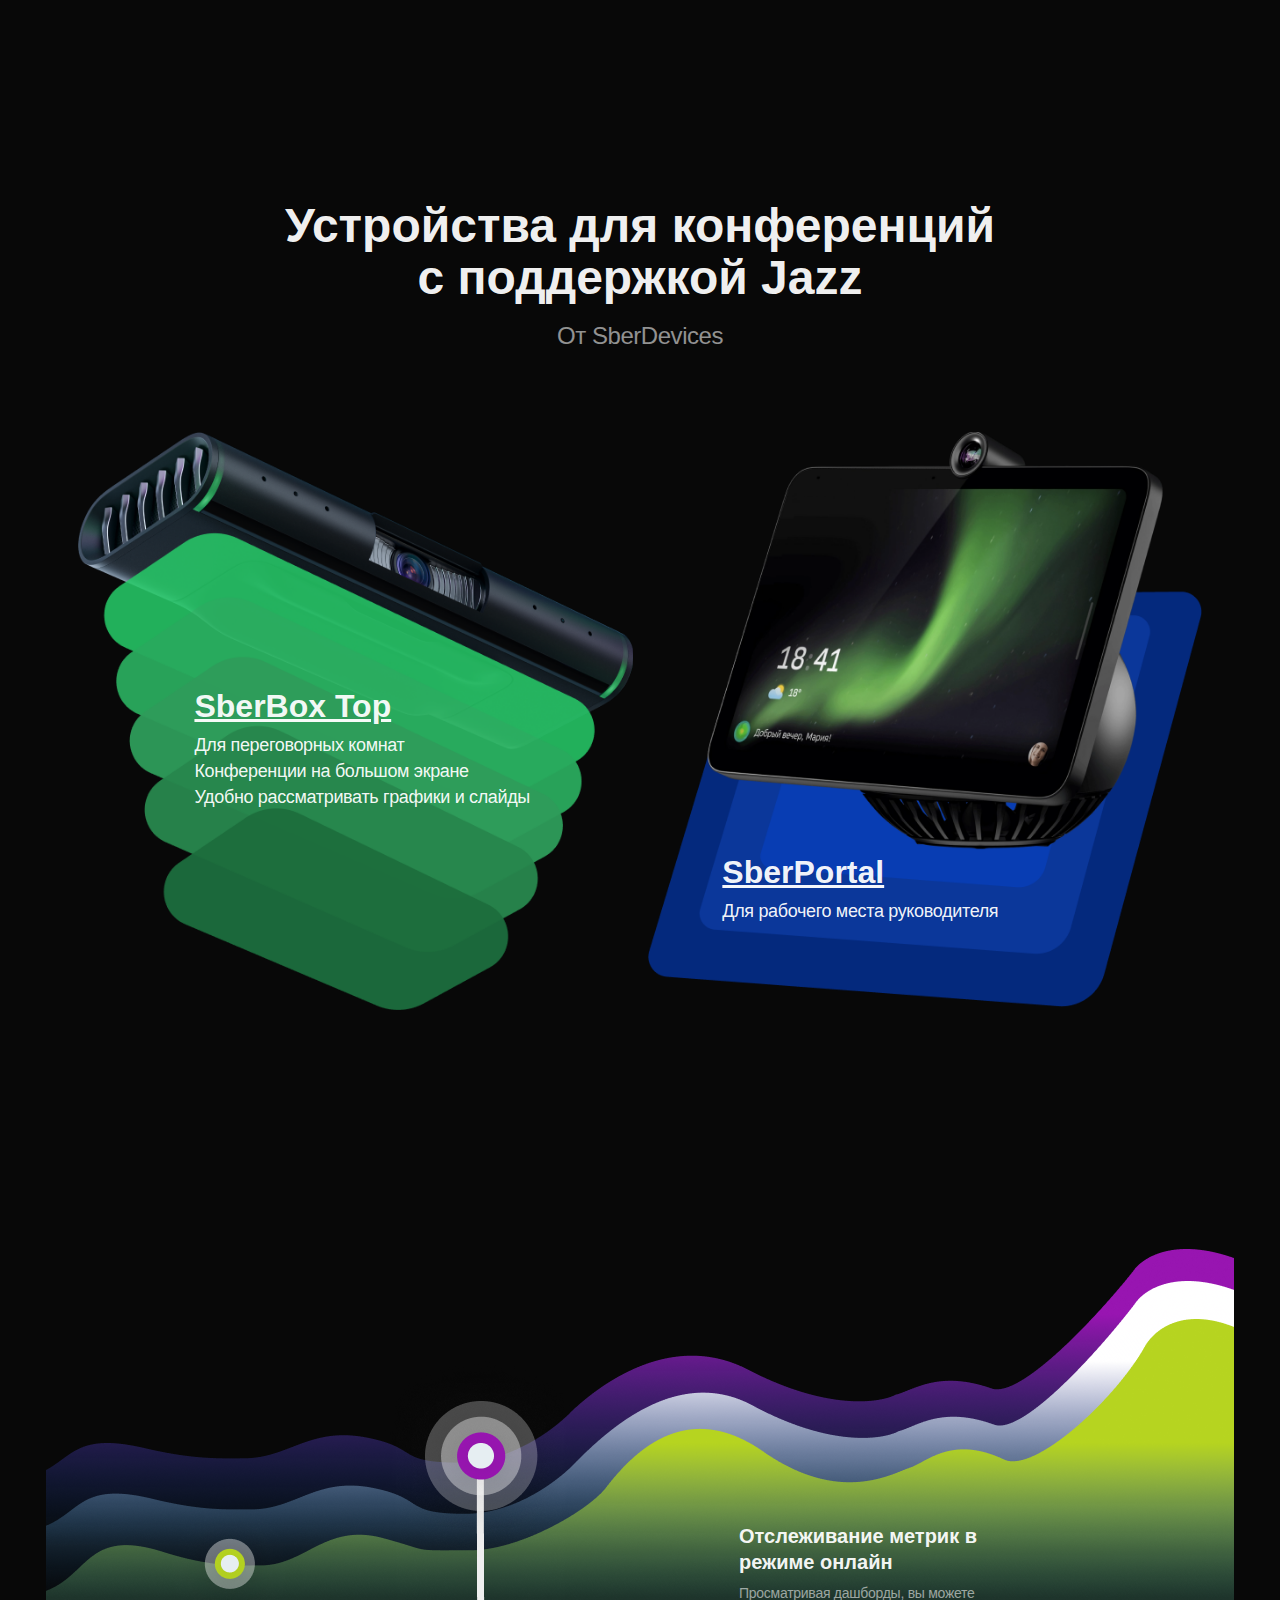
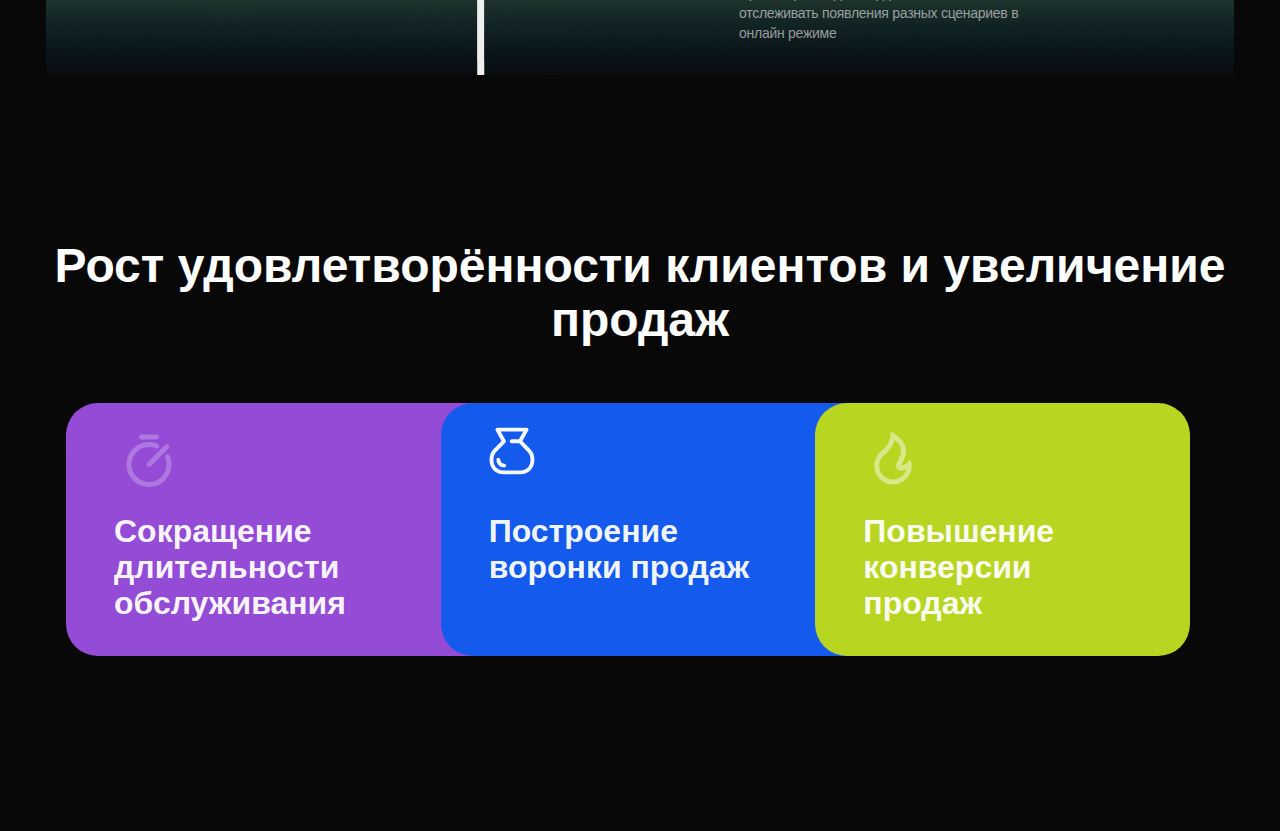
<file: index.html>
<!DOCTYPE html>
<html lang="ru">
  <head>
    <meta charset="UTF-8" />
    <meta http-equiv="X-UA-Compatible" content="IE=edge" />
    <meta name="viewport" content="width=device-width, initial-scale=1.0" />
    <title>Тестовое задание по верстке</title>
    <link href="./pages/index.css" rel="stylesheet" />
    <link href="./fonts/fonts.css"/>
  </head>
  <body class="page">
    <div class="page__container">
      <div class="page__text">
      <h1 class="page__title">Устройства для конференций с поддержкой Jazz</h1>
      <p class="page__subtitle">От SberDevices</p>
    </div>
        <section class="sber__tech">
          <div class="sber__box">
            <div class="sber__box-text">
            <h2 class="sber__tech-title">
              SberBox Top
            </h2>
            <p class="sber__tech-subtitle">
              Для переговорных комнат <br />
              Конференции на большом экране <br />
              Удобно рассматривать графики и слайды 
            </p>
          </div>
        </div>
          <div class="sber__portal">
            <div class="sber__portal-text">
            <h2 class="sber__tech-title">
              SberPortal
            </h2>
            <p class="sber__tech-subtitle">
              Для рабочего места руководителя
            </p>
          </div></div>
          </section>
          <section class="metrica">
            <div class="metrica__text">
              <h3 class="metrica__title">
                Отслеживание метрик в режиме онлайн 
              </h3>
              <p class="metrica__subtitle">
                Просматривая дашборды, вы можете отслеживать появления разных сценариев в онлайн режиме 
              </p>
            </div>
          </section>
          <section class="info">
            <h2 class="info__title">Рост удовлетворённости клиентов и увеличение продаж</h2>
            <div class="info__cards">
              <div class="info__card purple">
                <p class="card__title">
                  Сокращение длительности обслуживания
                </p>
              </div>
              <div class="info__card blue">
                <p class="card__title">
                  Построение воронки продаж
                </p>
              </div>
              <div class="info__card yelow">
                <p class="card__title">
                  Повышение конверсии продаж
                </p>
              </div>
            </div>
          </section>
  </body>
</html>
</file>
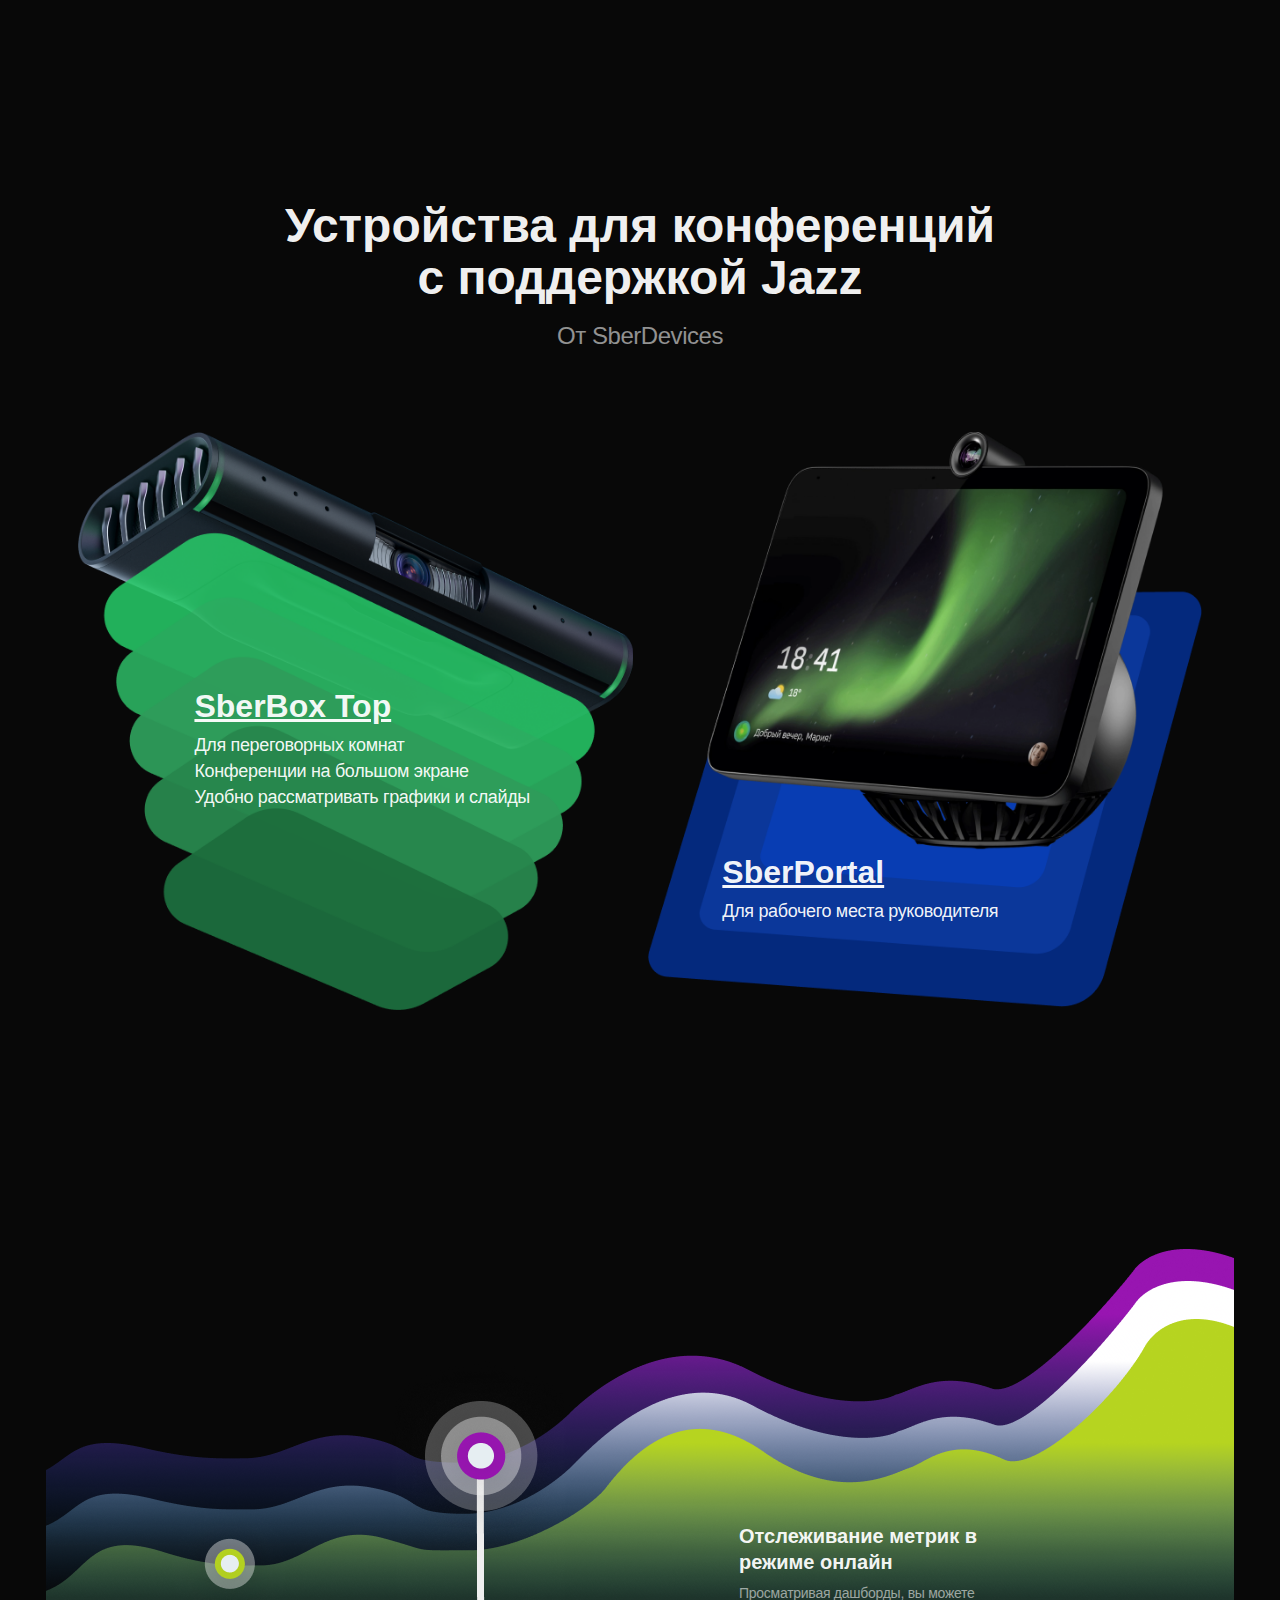
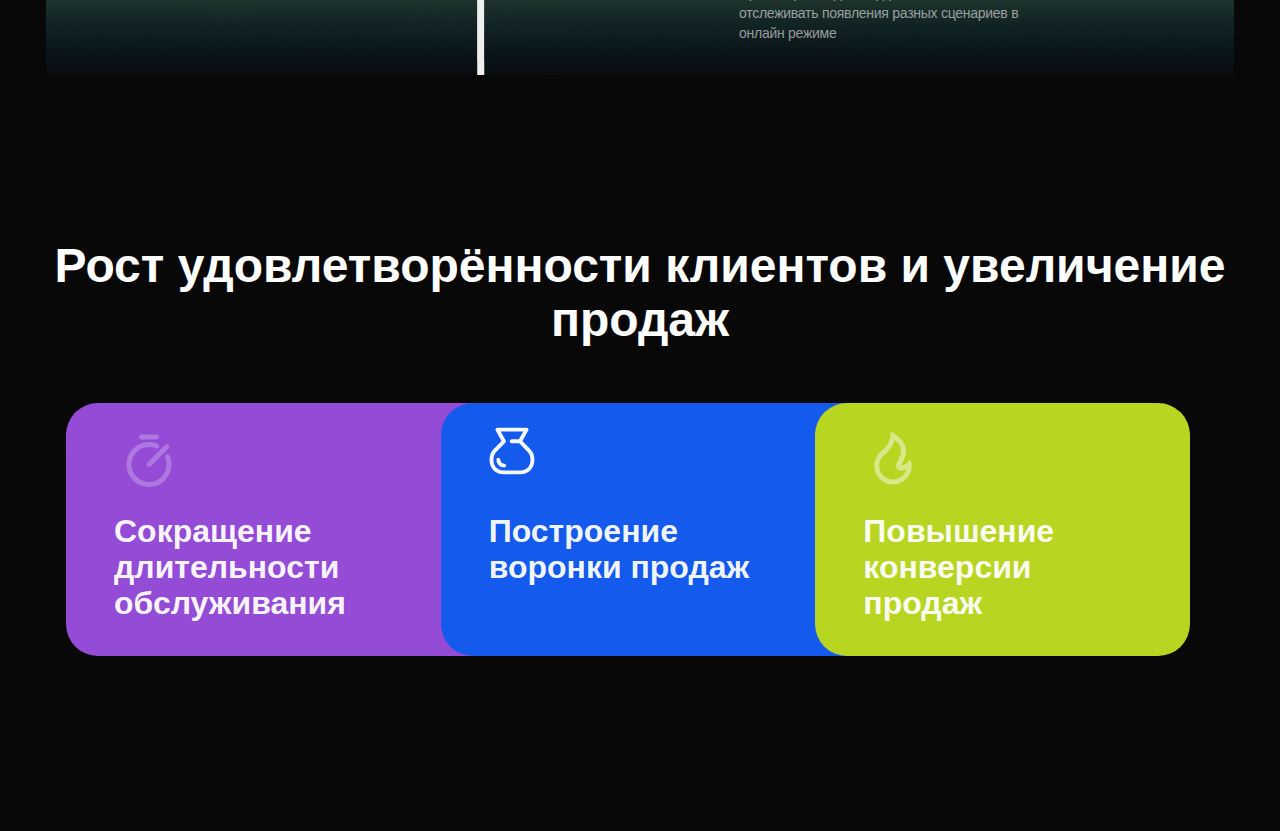
<file: pages/index.html>
<!DOCTYPE html>
<html lang="ru">
  <head>
    <meta charset="UTF-8" />
    <meta http-equiv="X-UA-Compatible" content="IE=edge" />
    <meta name="viewport" content="width=device-width, initial-scale=1.0" />
    <title>Тестовое задание по верстке</title>
    <link href="./index.css" rel="stylesheet" />
  </head>
  <body class="page">
    <div class="page__container">
      <div class="page__text">
      <h1 class="page__title">Устройства для конференций с поддержкой Jazz</h1>
      <p class="page__subtitle">От SberDevices</p>
    </div>
        <section class="sber__tech">
          <div class="sber__box">
            <div class="sber__box-text">
            <h2 class="sber__tech-title">
              SberBox Top
            </h2>
            <p class="sber__tech-subtitle">
              Для переговорных комнат <br />
              Конференции на большом экране <br />
              Удобно рассматривать графики и слайды 
            </p>
          </div>
        </div>
          <div class="sber__portal">
            <div class="sber__portal-text">
            <h2 class="sber__tech-title">
              SberPortal
            </h2>
            <p class="sber__tech-subtitle">
              Для рабочего места руководителя
            </p>
          </div></div>
          </section>
          <section class="metrica">
            <div class="metrica__text">
              <h3 class="metrica__title">
                Отслеживание метрик в режиме онлайн 
              </h3>
              <p class="metrica__subtitle">
                Просматривая дашборды, вы можете отслеживать появления разных сценариев в онлайн режиме 
              </p>
            </div>
          </section>
          <section class="info">
            <h2 class="info__title">Рост удовлетворённости клиентов и увеличение продаж</h2>
            <div class="info__cards">
              <div class="info__card purple">
                <p class="card__title">
                  Сокращение длительности обслуживания
                </p>
              </div>
              <div class="info__card blue">
                <p class="card__title">
                  Построение воронки продаж
                </p>
              </div>
              <div class="info__card yelow">
                <p class="card__title">
                  Повышение конверсии продаж
                </p>
              </div>
            </div>
          </section>
  </body>
</html>
</file>
<file: pages/index.css>
.page {
  font-family: "SB Sans Text", "SB Sans Display", Arial, sans-serif;
  background-color: #080808;
  max-width: 1440px;
  margin: 0 auto;
}

.page__text {
  max-width: 848px;
  text-align: center;
  margin: 200px auto 80px;
}

.page__subtitle {
  font-weight: 400;
  font-size: 24px;
  line-height: 32px;
  letter-spacing: -0.019em;
  color: rgba(255, 255, 255, 0.56);
  margin: 0;
  padding-top: 16px;
}

.page__title {
  font-style: normal;
  font-weight: 600;
  font-size: 48px;
  line-height: 52px;
  color: rgba(255, 255, 255, 0.96);
  margin: 0;
}

.sber__tech {
  display: grid;
  height: auto;
  grid-auto-flow: dense;
  grid-auto-rows: minmax(357px, 656px);
  grid-template-columns: repeat(12, 1fr);
  gap: 15px;
  margin: 0 78px;
  color: rgba(255, 255, 255, 0.96);
}

.sber__box {
  position: relative;
  grid-column: span 6;
  background: url("../images/sberbox1.png") no-repeat;
  background-size: contain;
}

.sber__portal {
  position: relative;
  grid-column: span 6;
  background: url("../images/sberportal.png") no-repeat;
  background-size: contain;
}

.sber__tech-title {
  font-weight: 600;
  font-size: 32px;
  line-height: 36px;
  text-decoration-line: underline;
  margin: 0;
  padding-bottom: 8px;
}

.sber__tech-subtitle {
  font-weight: 400;
  font-size: 18px;
  line-height: 26px;
  letter-spacing: -0.019em;
  margin: 0;
}

.sber__box-text {
  position: absolute;
  left: 21%;
  top: 39%;
  /* padding: 255px 134px 263px; */
}

.sber__portal-text {
  position: absolute;
  left: 13.5%;
  bottom: 15%;
  /* padding: 487px 243px 99px 85px; */
}

.metrica {
  margin: 160px 46px 164px;
  display: grid;
  height: auto;
  grid-auto-flow: dense;
  background: url("../images/sbermetric-big.png") no-repeat;
  grid-auto-rows: minmax(323px, 427px);
  grid-template-columns: repeat(12, 1fr);
}

.metrica__text {
  grid-column: 8/11;
  padding-top: 275px;
}

.metrica__title {
  font-weight: 600;
  font-size: 20px;
  line-height: 26px;
  color: rgba(255, 255, 255, 0.96);
  margin: 0;
  padding-bottom: 8px;
}

.metrica__subtitle {
  margin: 0;
  font-size: 14px;
  line-height: 20px;
  letter-spacing: -0.019em;
  color: rgba(255, 255, 255, 0.56);
}

.info__title {
  font-weight: 600;
  font-size: 48px;
  line-height: 54px;
  color: #ffffff;
  max-width: 1285px;
  text-align: center;
  margin: 0 auto 56px;
}

.info__cards {
  color: rgba(255, 255, 255, 0.96);
  display: grid;
  height: auto;
  grid-auto-flow: dense;
  grid-auto-rows: minmax(212px, 253px);
  grid-template-columns: repeat(12, 1fr);
  padding: 0 90px 175px 66px;
}

.info__card {
  border-radius: 32px;
  grid-column: span 4;
  position: relative;
  background-position: 48px 24px;
  background-repeat: no-repeat;
}

.purple {
  background-image: url("../images/timer-icon.svg");
  background-color: #944bd6;
  margin-right: -100px;
}

.blue {
  background-image: url("../images/moneybag.svg");
  background-color: #135aed;
  margin-right: -100px;
}

.yelow {
  background-image: url("../images/fireline-icon.svg");
  background-color: #b7d521;
}

.card__title {
  font-weight: 600;
  font-size: 32px;
  line-height: 36px;
  margin: 0;
  padding: 110px 100px 35px 48px;
}

@media screen and (max-width: 1300px) {
  .sber__portal-text {
    bottom: 25%;
  }
}

@media screen and (max-width: 1160px) {
  .sber__tech {
    grid-template-columns: repeat(6, 1fr);
    justify-items: center;
  }

  .sber__portal-text {
    bottom: 15%;
  }

  .sber__box {
    width: 630px;
  }
  .sber__portal {
    width: 630px;
  }
}

@media screen and (max-width: 900px) {
  .metrica {
    margin: 77px 16px 80px;
    background: url("../images/sbermetric-small.png") no-repeat;
    background-size: cover;
    background-position: center;
    grid-auto-rows: 323px;
    grid-template-columns: repeat(4, 1fr);
  }

  .metrica__text {
    grid-column: 2/5;
    padding-top: 171px;
  }

  .metrica__title {
    font-size: 18px;
    line-height: 24px;
    padding-bottom: 4px;
  }

  .metrica__subtitle {
    font-size: 14px;
    line-height: 20px;
  }

  .page__text {
    margin: 105px auto 30px;
  }

  .page__title {
    font-size: 32px;
    line-height: 36px;
  }

  .sber__tech {
    margin: 0 16px;
    grid-template-columns: repeat(4, 1fr);
    grid-auto-rows: 357px;
  }

  .sber__box {
    grid-column: span 4;
    width: 343px;
  }
  .sber__portal {
    grid-column: span 4;
    width: 343px;
  }

  .sber__tech-title {
    font-size: 24px;
    line-height: 30px;
  }

  .sber__tech-subtitle {
    font-size: 16px;
    line-height: 24px;
  }

  .sber__box-text {
    position: absolute;
    left: 56px;
    top: 118px;
  }

  .sber__portal-text {
    position: absolute;
    left: 56px;
    bottom: 18px;
  }

  .page__subtitle {
    font-size: 18px;
    line-height: 26px;
  }

  .info__title {
    font-size: 32px;
    line-height: 36px;
    max-width: 343px;
    margin: 0 auto 30px;
  }

  .info__cards {
    grid-auto-rows: 212px;
    grid-template-columns: repeat(4, 1fr);
    padding: 0 18px 59px;
  }

  .purple {
    margin-right: 0;
    margin-bottom: -50px;
  }

  .blue {
    margin-right: 0;
    margin-bottom: -50px;
  }

  .card__title {
    font-size: 24px;
    line-height: 30px;
    margin: 0;
    padding: 100px 16px;
  }
}
</file>
<file: fonts/fonts.css>
@font-face {
  font-family: "SB Sans Text";
  font-style: normal;
  font-weight: 400;
  src: url("SBSansText-Regular.ttf") format("ttf");
}

@font-face {
  font-family: "SB Sans Display";
  font-style: normal;
  font-weight: 600;
  src: url("SBSansDisplay-Regular.ttf") format("ttf");
}
</file>
